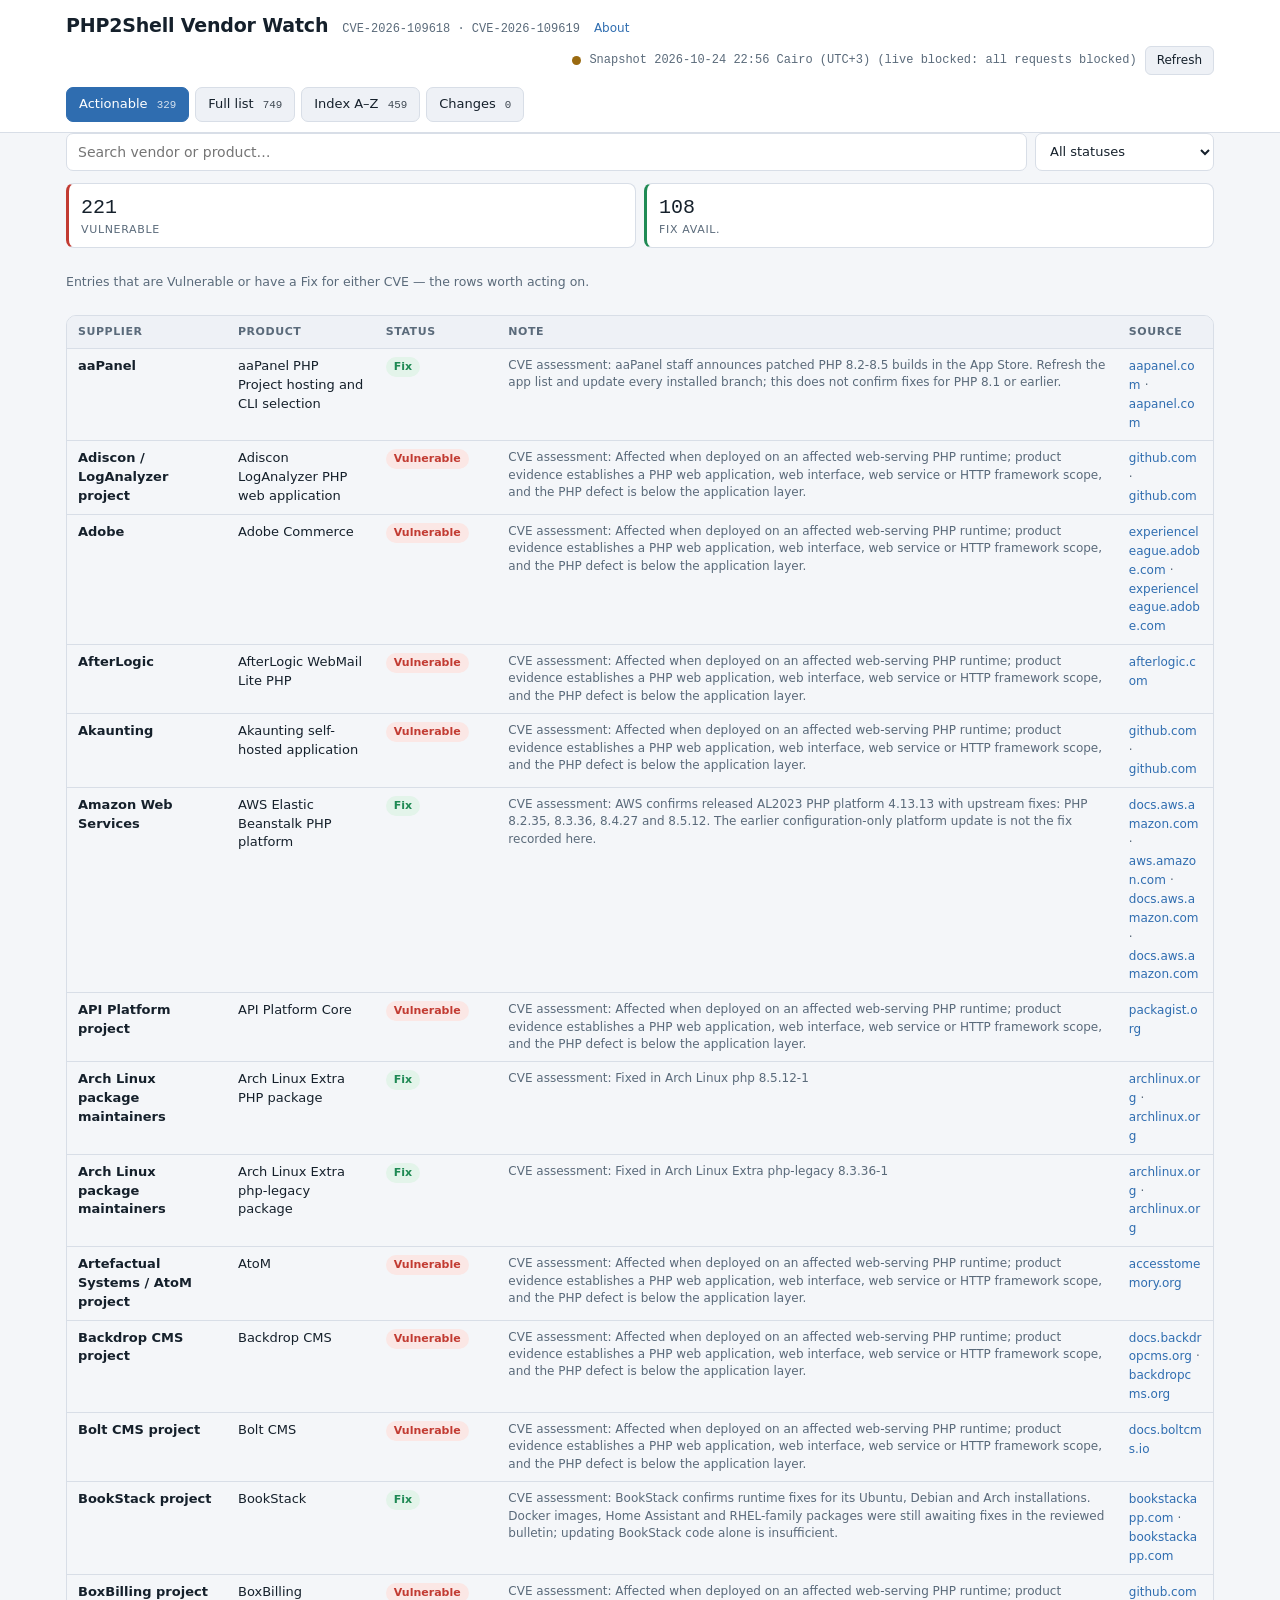
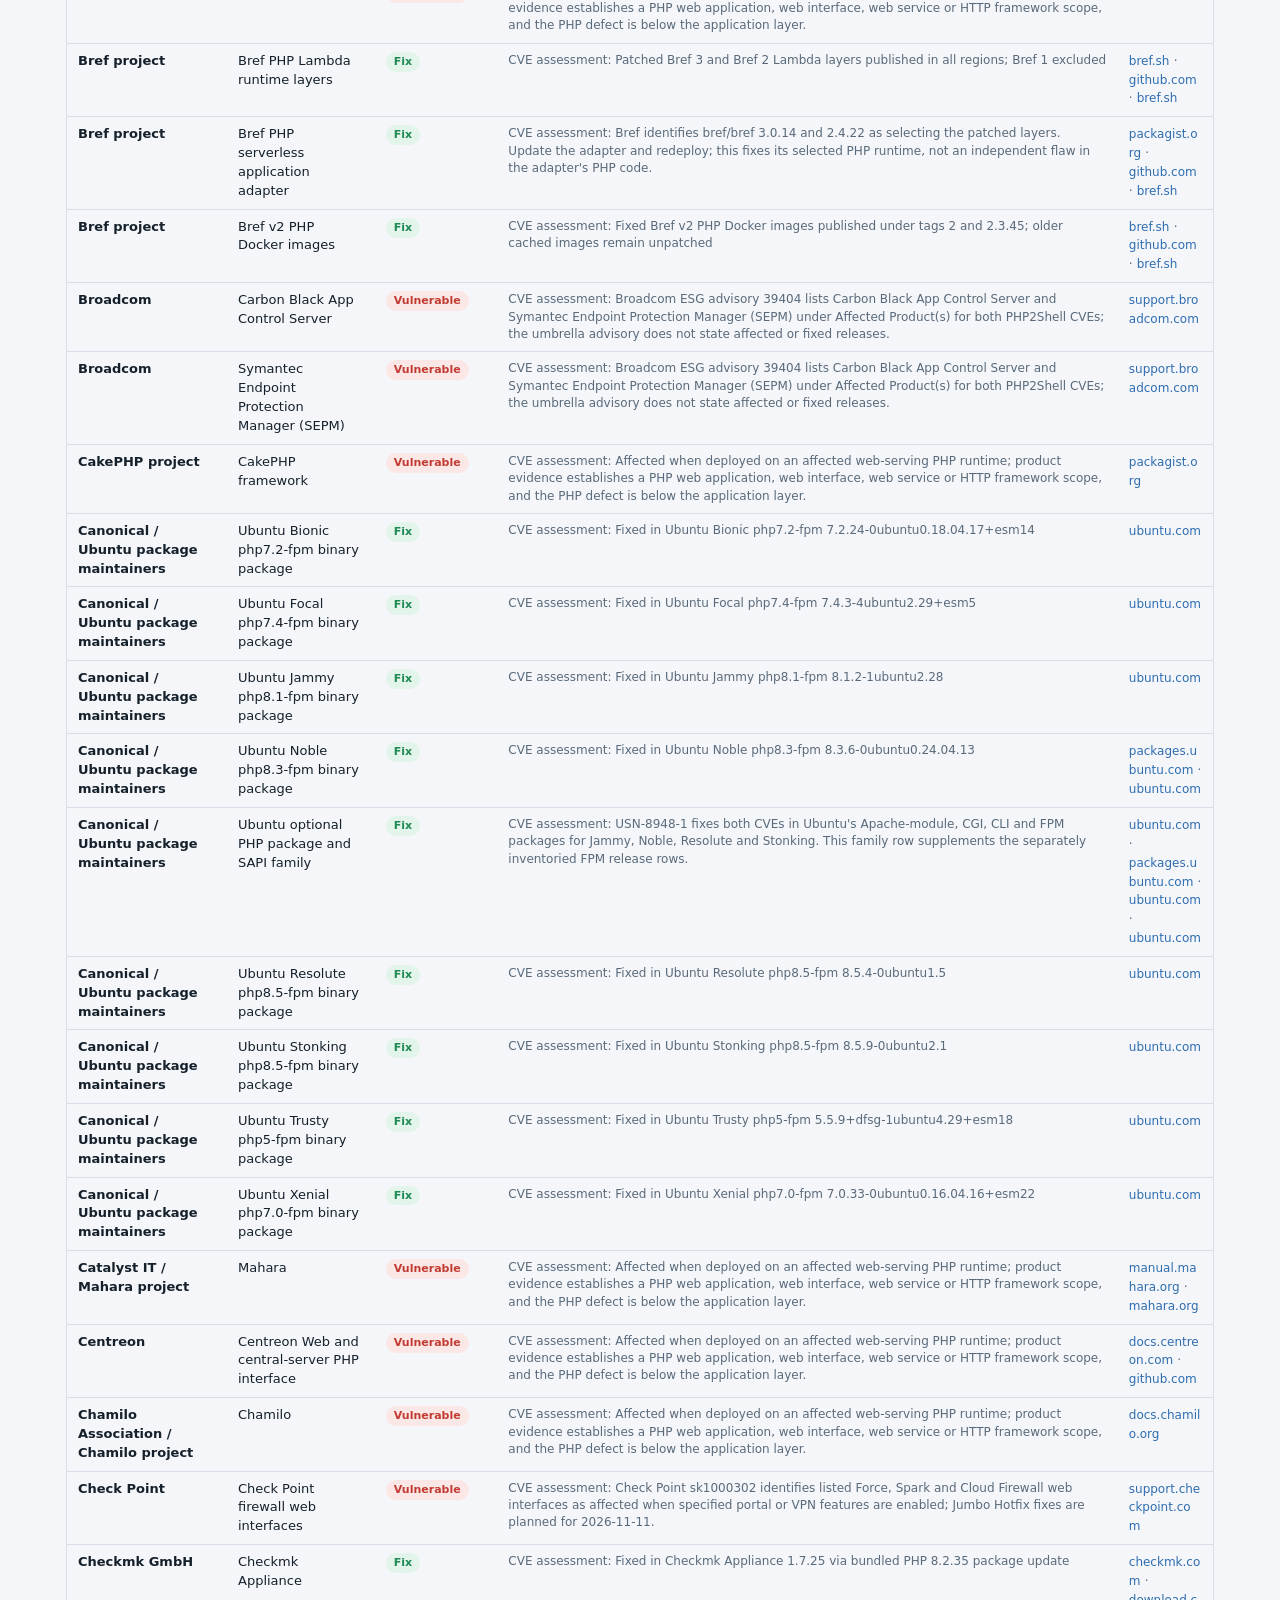
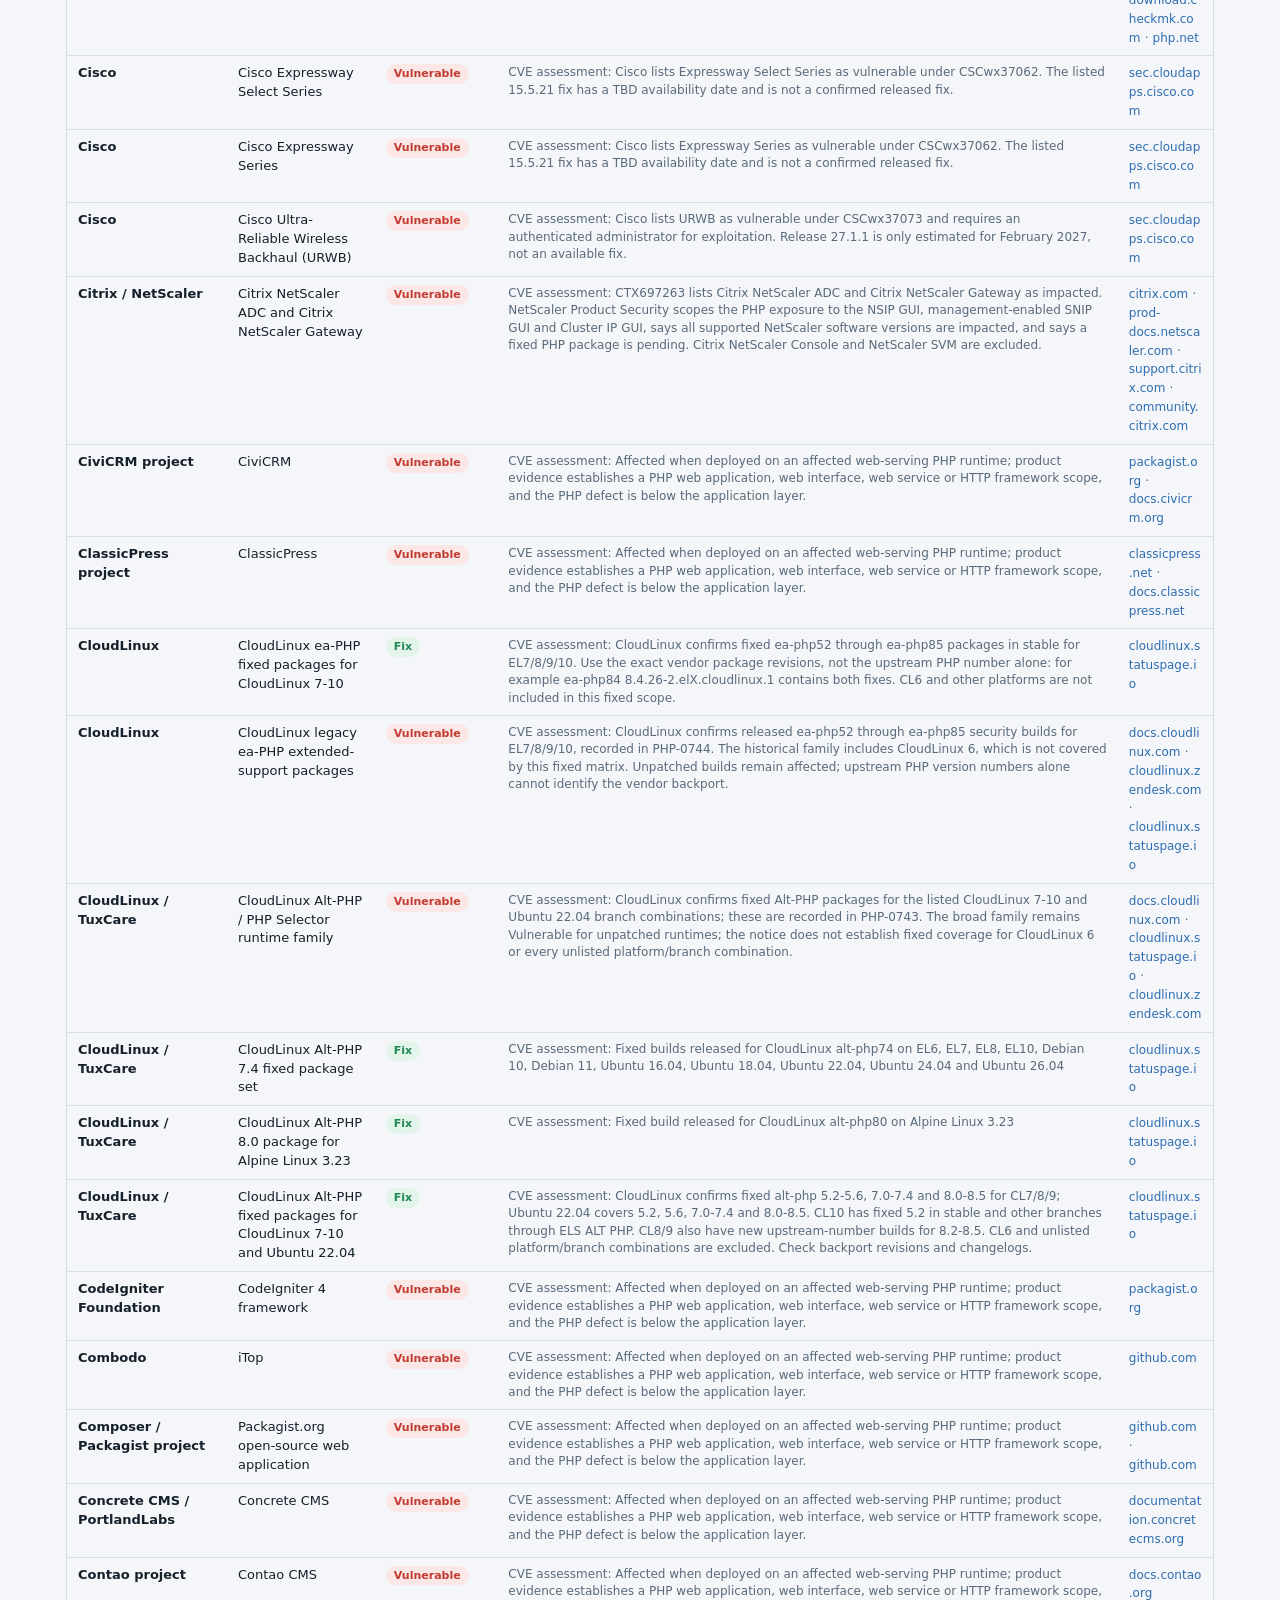
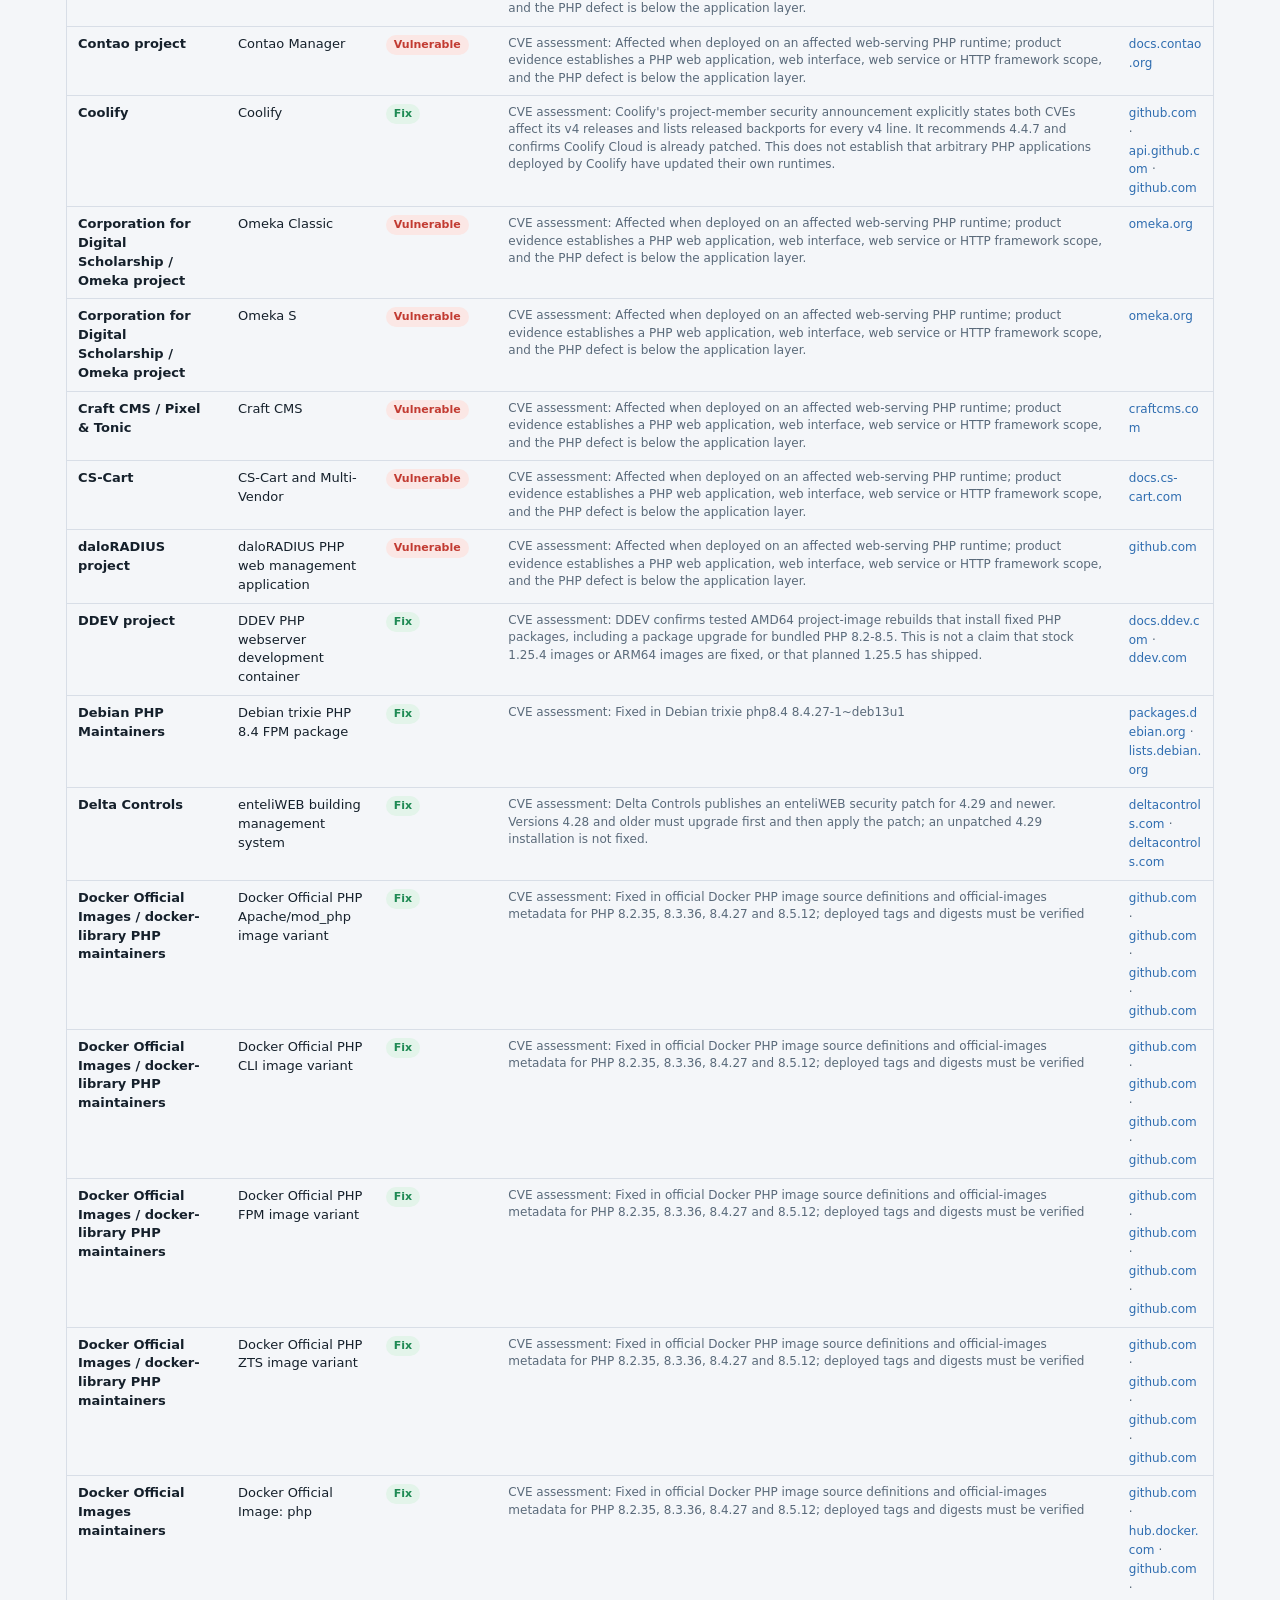
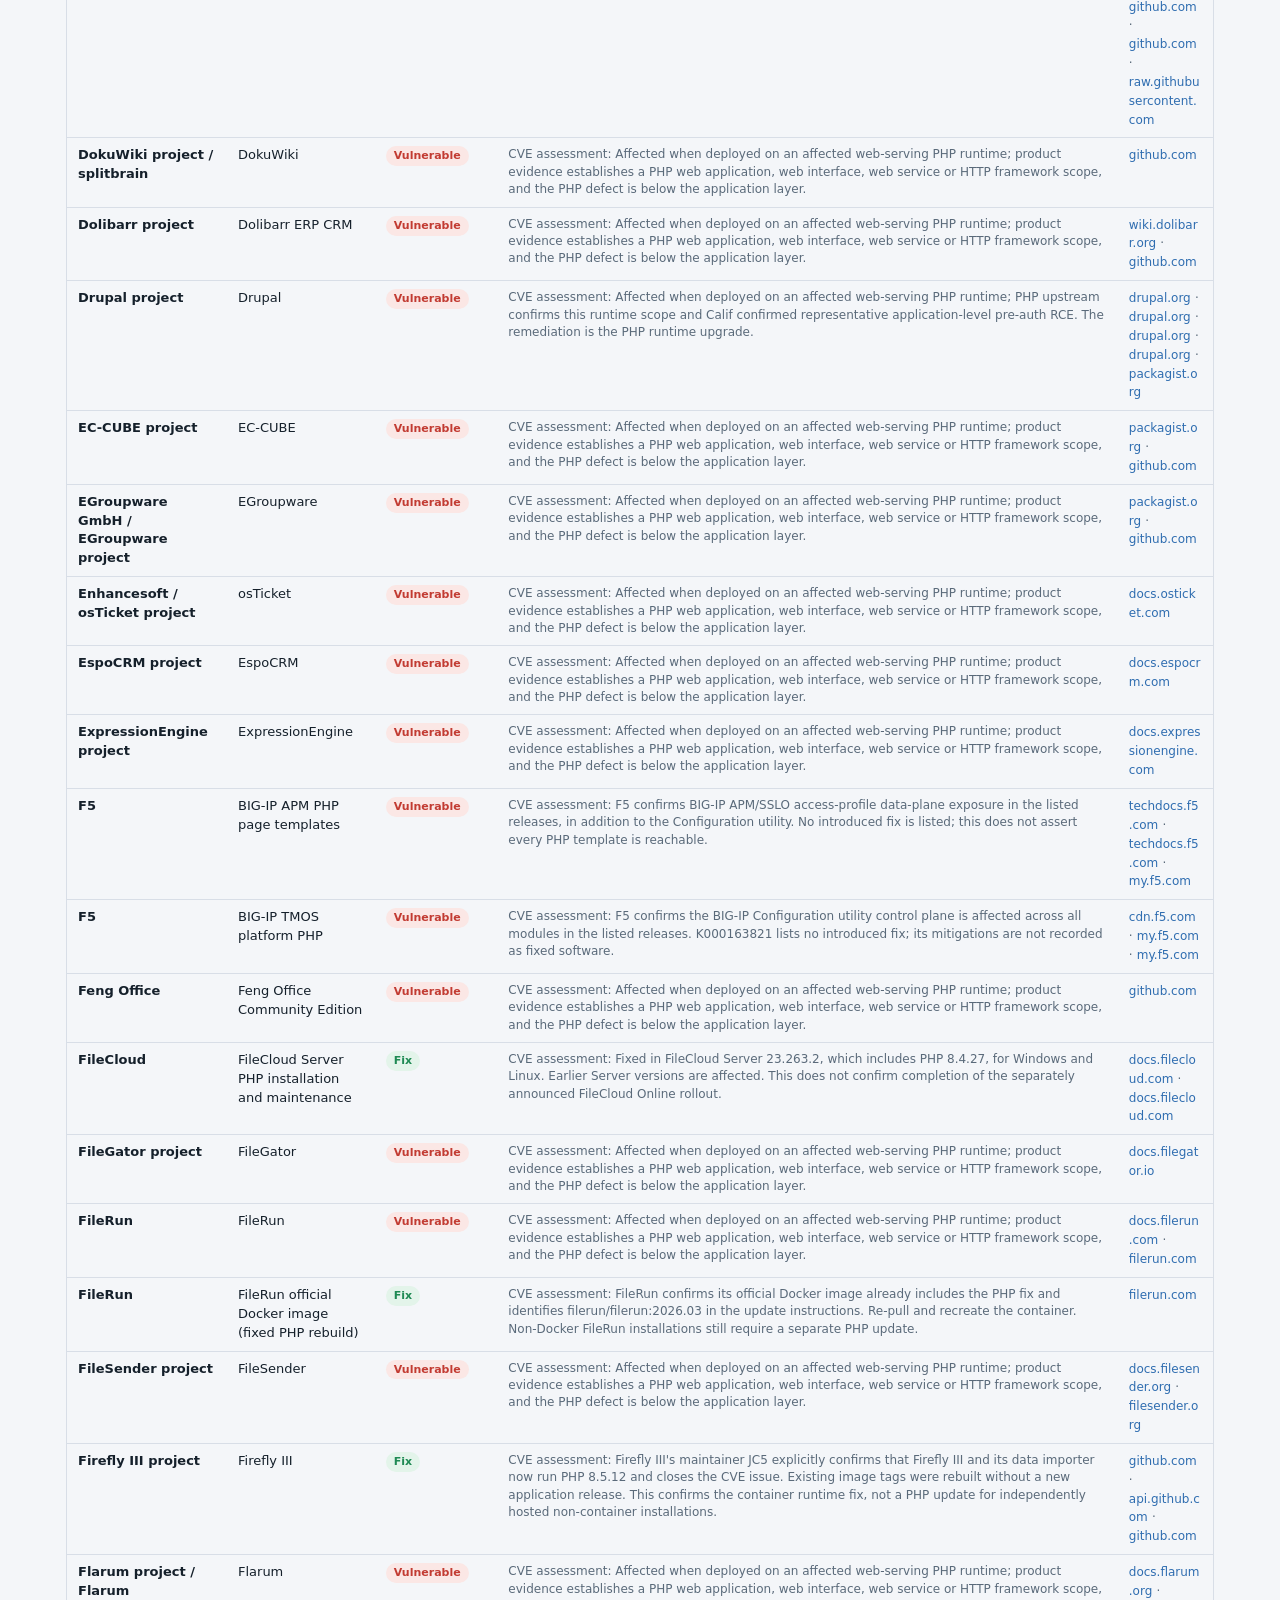
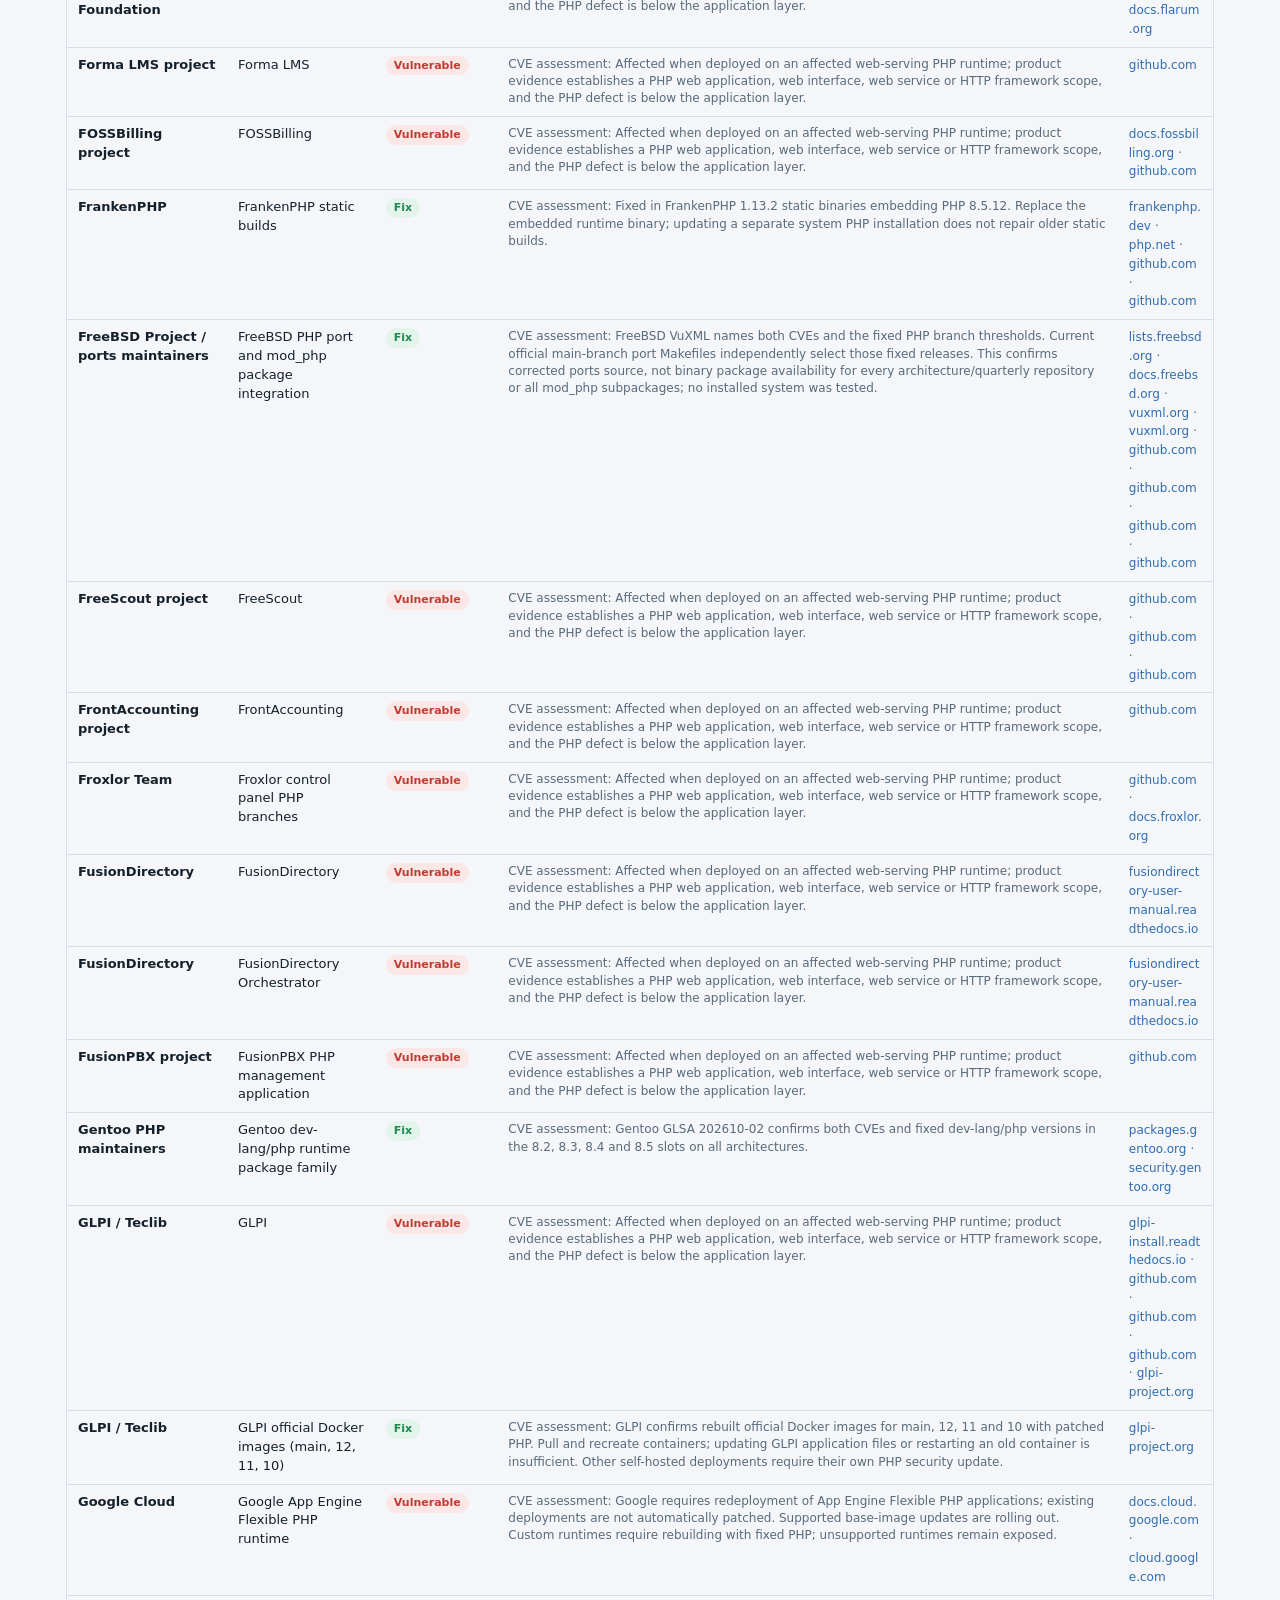
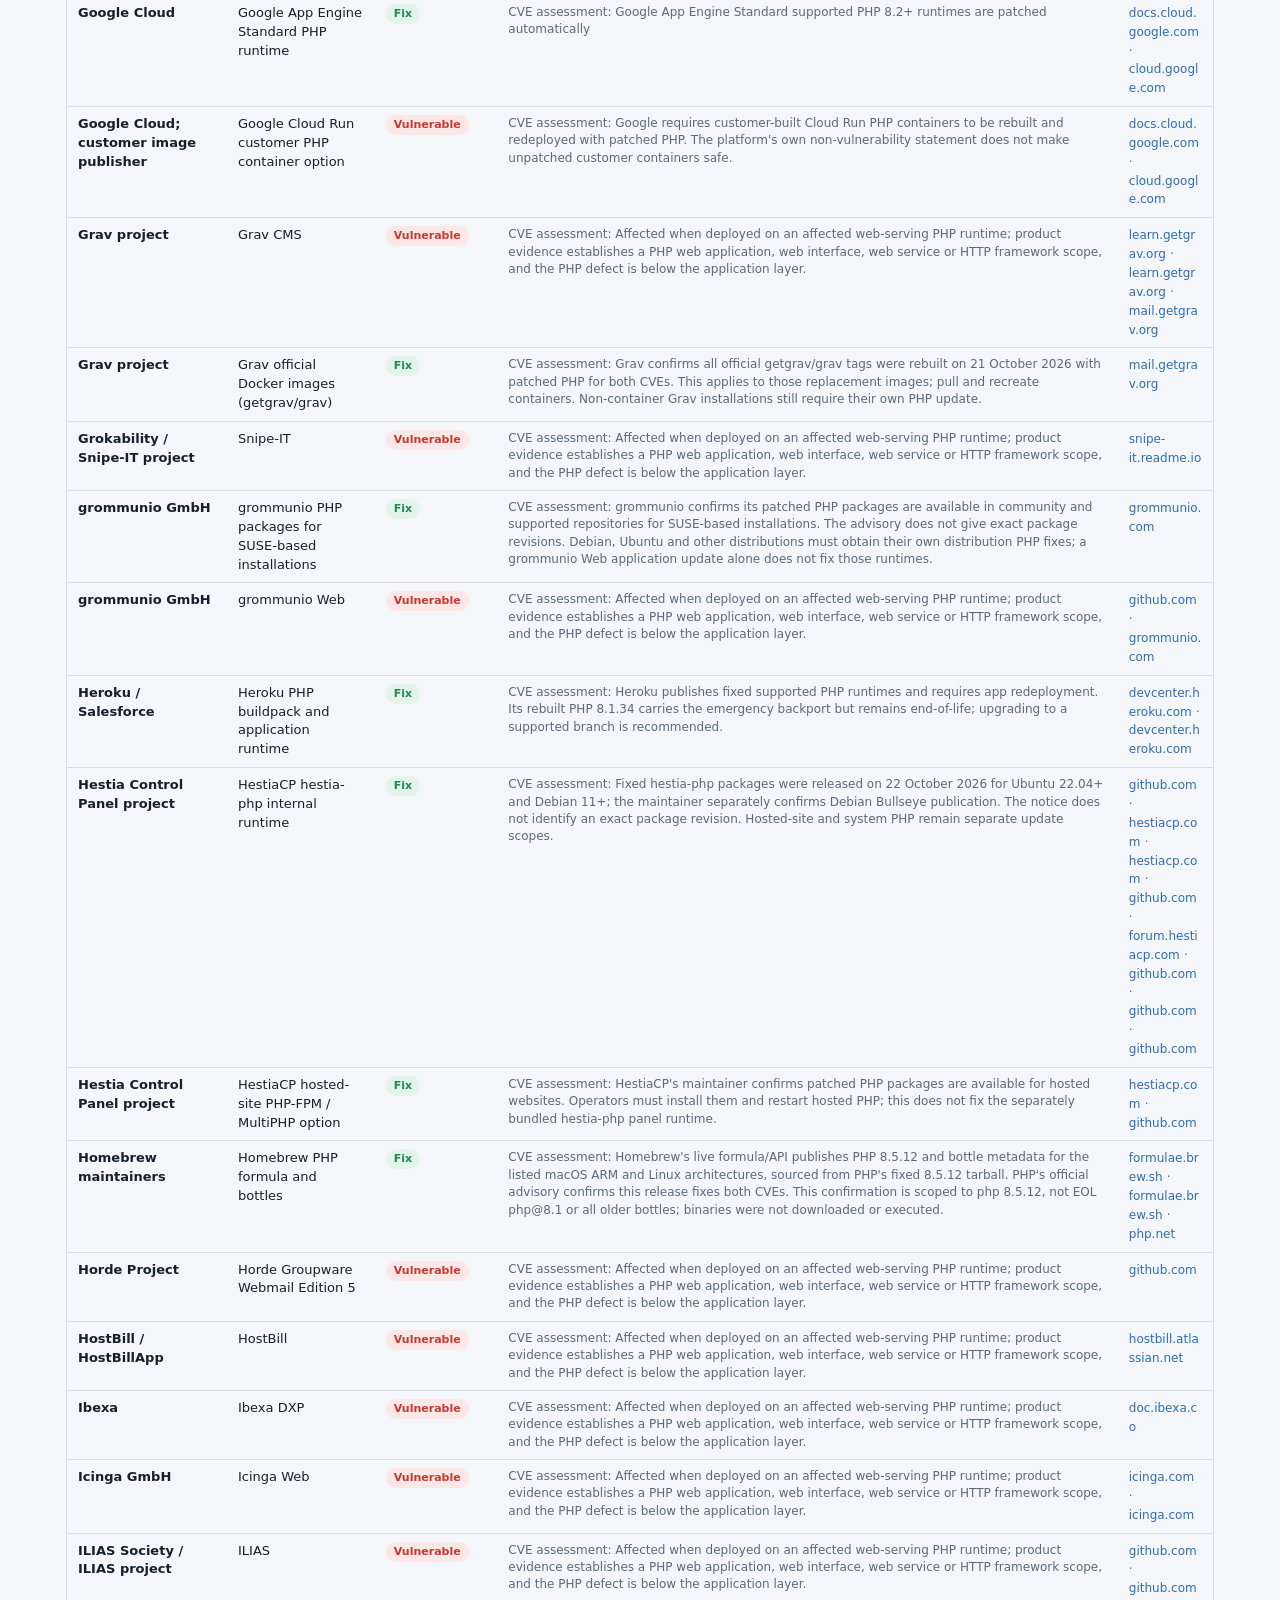
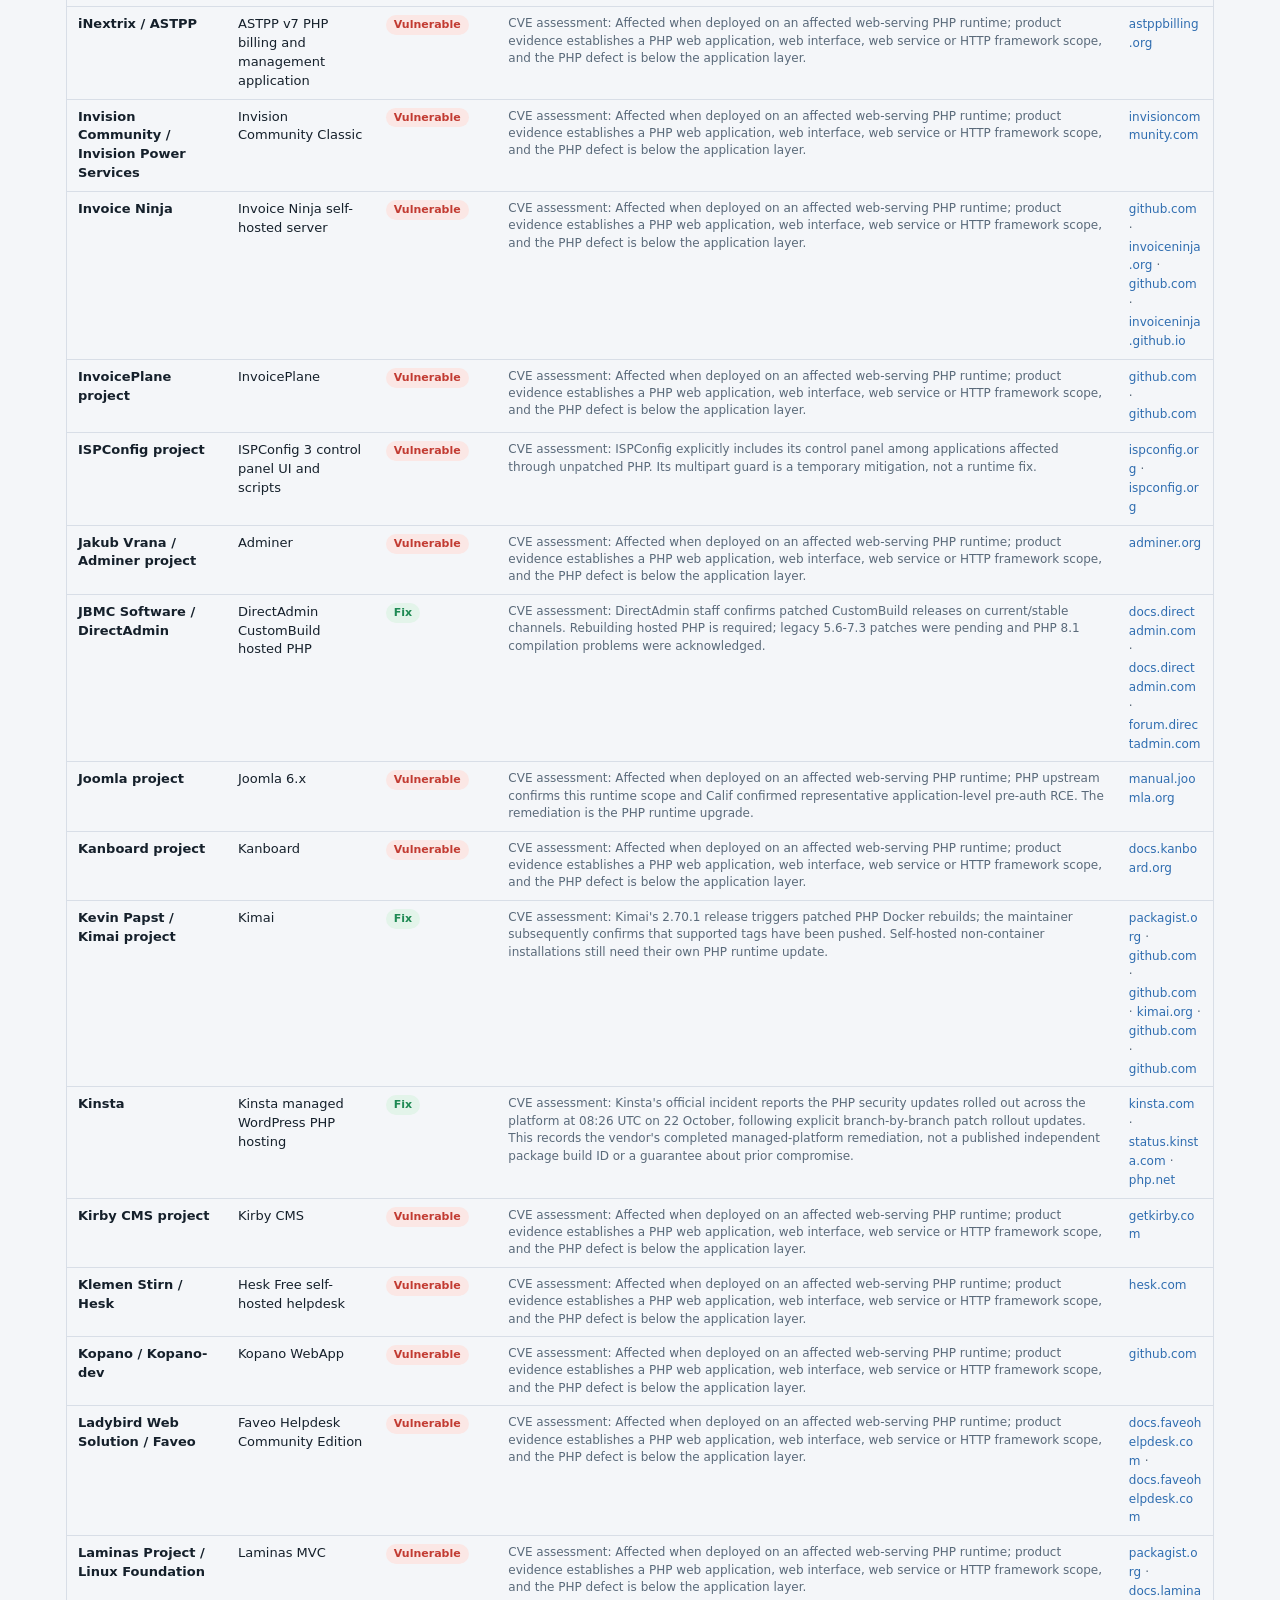
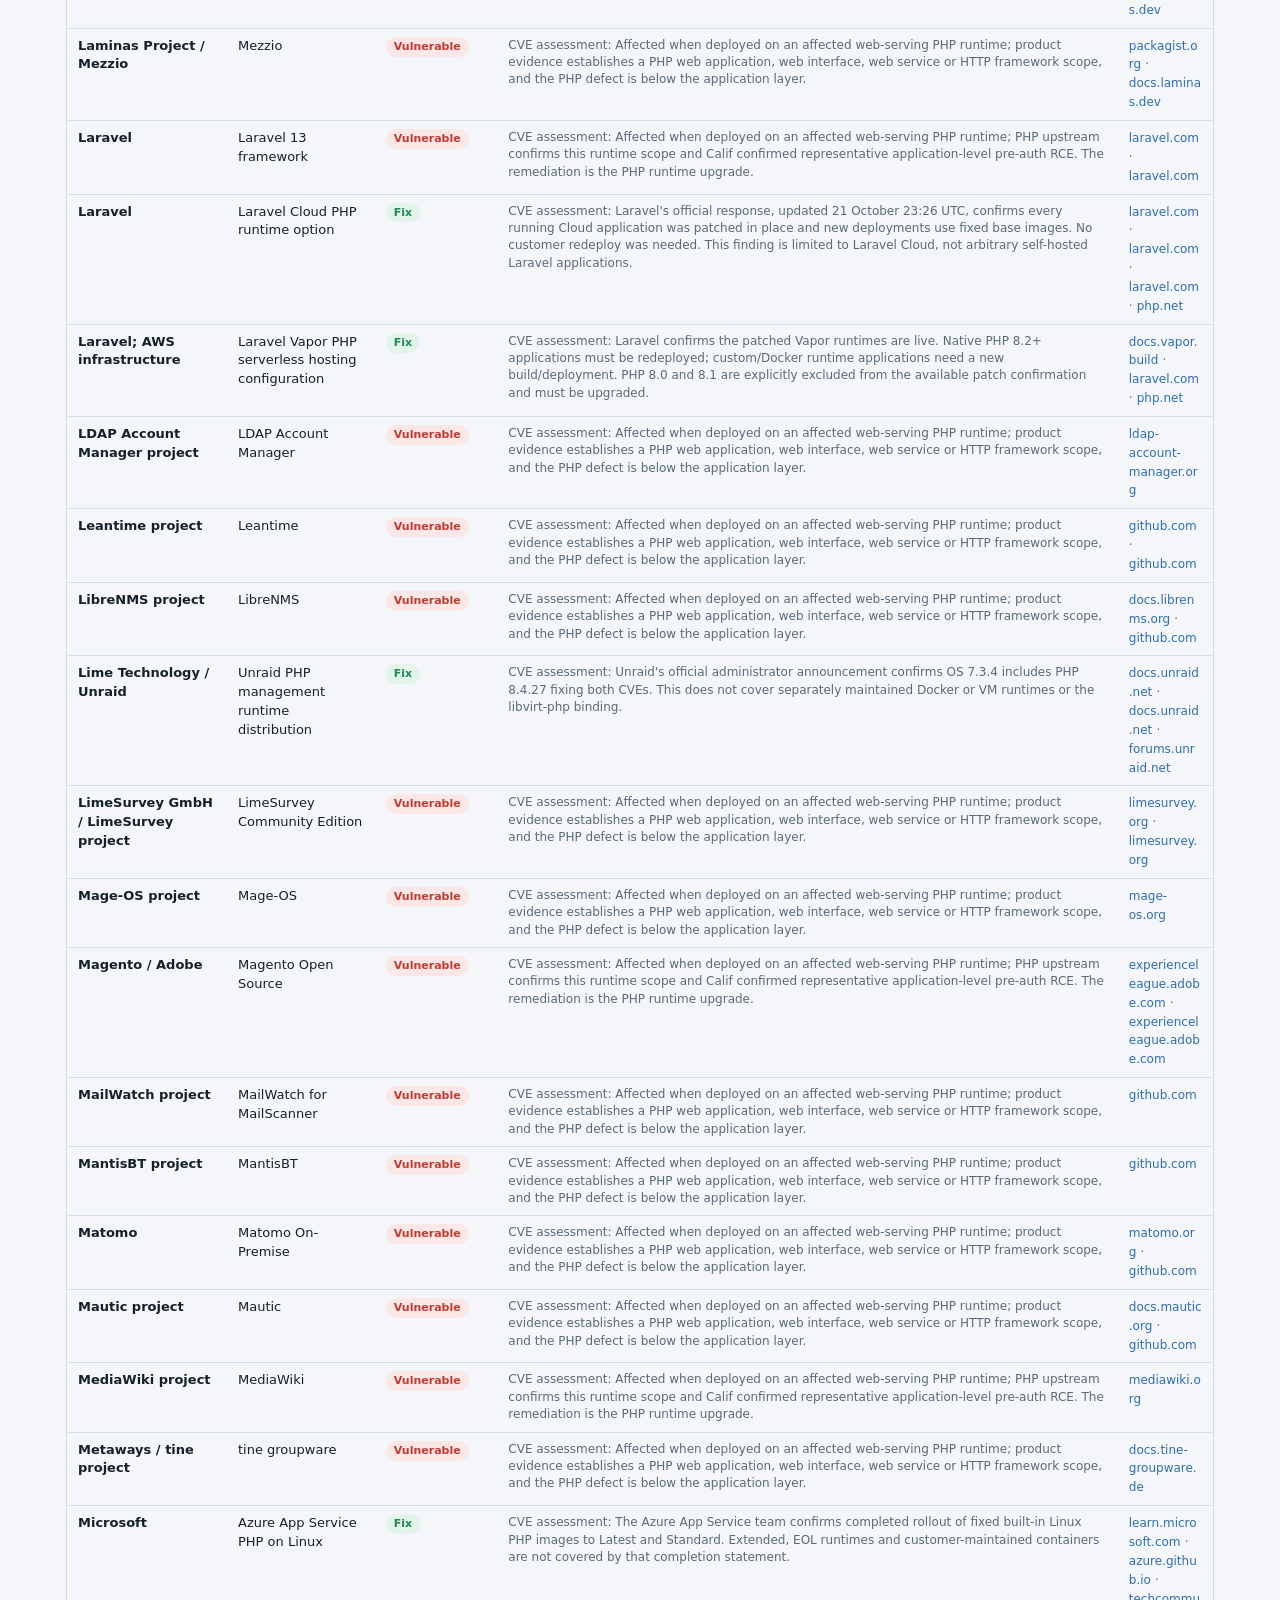
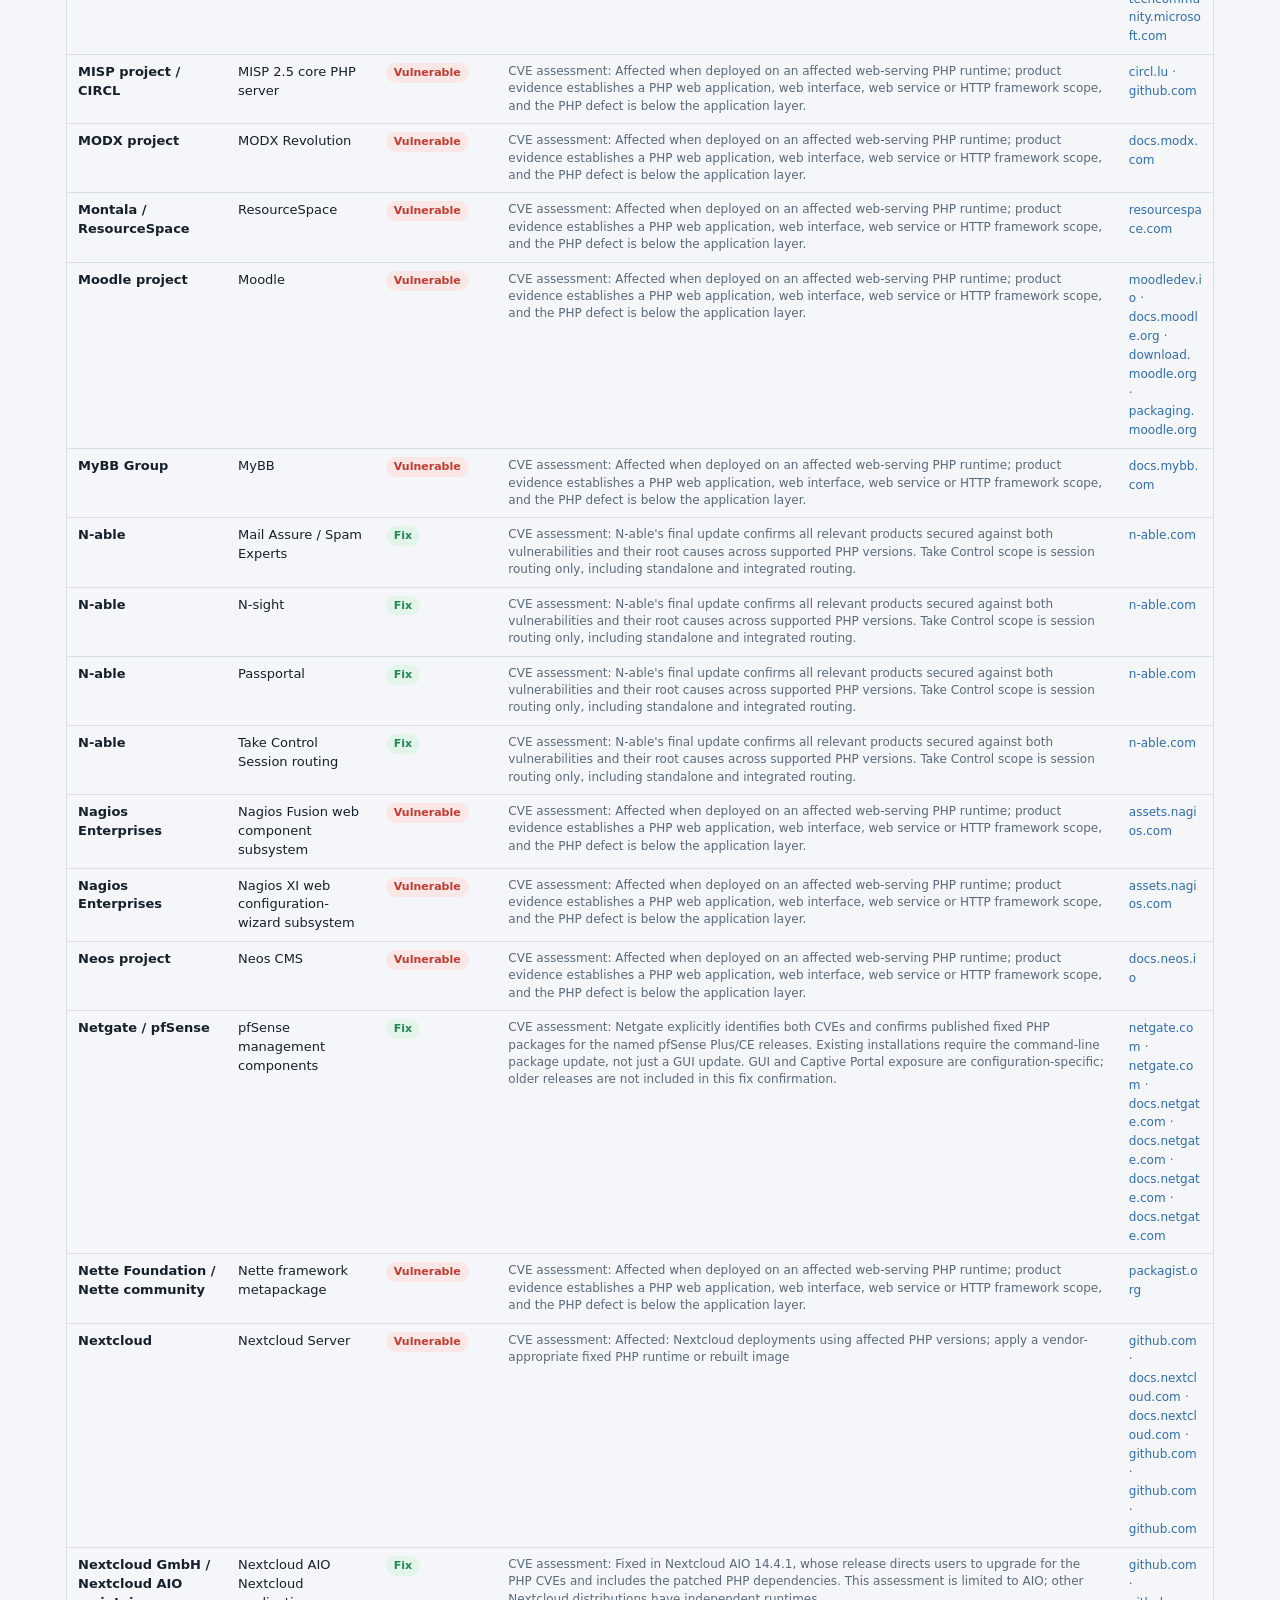
<file: index.html>
<!doctype html>
<html lang="en">
<head>
<meta charset="utf-8">
<meta name="viewport" content="width=device-width,initial-scale=1">
<meta http-equiv="Content-Security-Policy" content="default-src 'none'; base-uri 'none'; form-action 'none'; object-src 'none'; img-src 'self' data:; style-src 'self' https://fonts.googleapis.com; font-src https://fonts.gstatic.com; script-src 'self'; connect-src https://raw.githubusercontent.com">
<meta name="referrer" content="no-referrer">
<title>PHP2Shell Vendor Watch</title>
<link rel="stylesheet" href="https://fonts.googleapis.com/css2?family=IBM+Plex+Sans:wght@400;500;600;700&family=IBM+Plex+Mono:wght@400;500&display=swap">
<link rel="stylesheet" href="styles.css">
</head>
<body>
<header class="bar"><div class="wrap">
  <div class="hrow">
    <h1>PHP2Shell Vendor Watch</h1>
    <span class="cve">CVE-2026-109618 &middot; CVE-2026-109619</span>
    <a class="about-link" href="about.html">About</a>
    <span class="statusbox"><span class="dot loading" id="dot"></span><span class="livetxt" id="livetxt">Fetching live&hellip;</span><button class="rfr" id="refresh" type="button">Refresh</button></span>
  </div>
  <div class="tabs" role="tablist" id="tabs">
    <button class="tab" role="tab" type="button" data-view="actionable">Actionable <small id="c-actionable"></small></button>
    <button class="tab" role="tab" type="button" data-view="full">Full list <small id="c-full"></small></button>
    <button class="tab" role="tab" type="button" data-view="index">Index A&ndash;Z <small id="c-index"></small></button>
    <button class="tab" role="tab" type="button" data-view="changes">Changes <small id="c-changes"></small></button>
  </div>
</div></header>
<main class="wrap">
  <div class="controls">
    <input type="search" id="q" placeholder="Search vendor or product&hellip;" autocomplete="off">
    <select id="sf" aria-label="Filter by status"><option value="">All statuses</option></select>
  </div>
  <div class="tiles" id="tiles"></div>
  <p class="note" id="viewnote"></p>
  <div class="tablewrap"><table><thead id="thead"></thead><tbody id="tbody"></tbody></table></div>
  <p class="foot"><strong>Live.</strong> On open this page fetches the NCSC-NL list from <code>raw.githubusercontent.com/NCSC-NL/php2shell</code> and rebuilds all views (the status dot turns amber and shows n/27 if any part of the list fails to load). The Index tab links each supplier to its page in the source. If the live fetch is fully blocked it falls back to an embedded snapshot from 2026-10-24 22:56 Cairo (UTC+3). Status is shown per CVE; it is the same for CVE-2026-109618 and -109619 for almost every entry, and where it differs both are shown. Fixed PHP: 8.2.35 / 8.3.36 / 8.4.27 / 8.5.12.</p><footer class="attrib"><div class="wrap"><p>
  <strong>Data source &amp; licence.</strong> Every view reproduces the software inventory from the
  <a href="https://github.com/NCSC-NL/php2shell" target="_blank" rel="noopener noreferrer">NCSC-NL php2shell repository</a>,
  &copy; NCSC-NL (Nationaal Cyber Security Centrum, Netherlands), licensed under the
  <a href="LICENSE" target="_blank" rel="noopener noreferrer">EUPL-1.2</a> and published as TLP:CLEAR.
  Independent derivative work, not affiliated with or endorsed by NCSC-NL. Entries are investigation leads until the vendor confirms.
</p></div></footer>
</main>
<script src="app.js" defer></script>
</body>
</html>
</file>
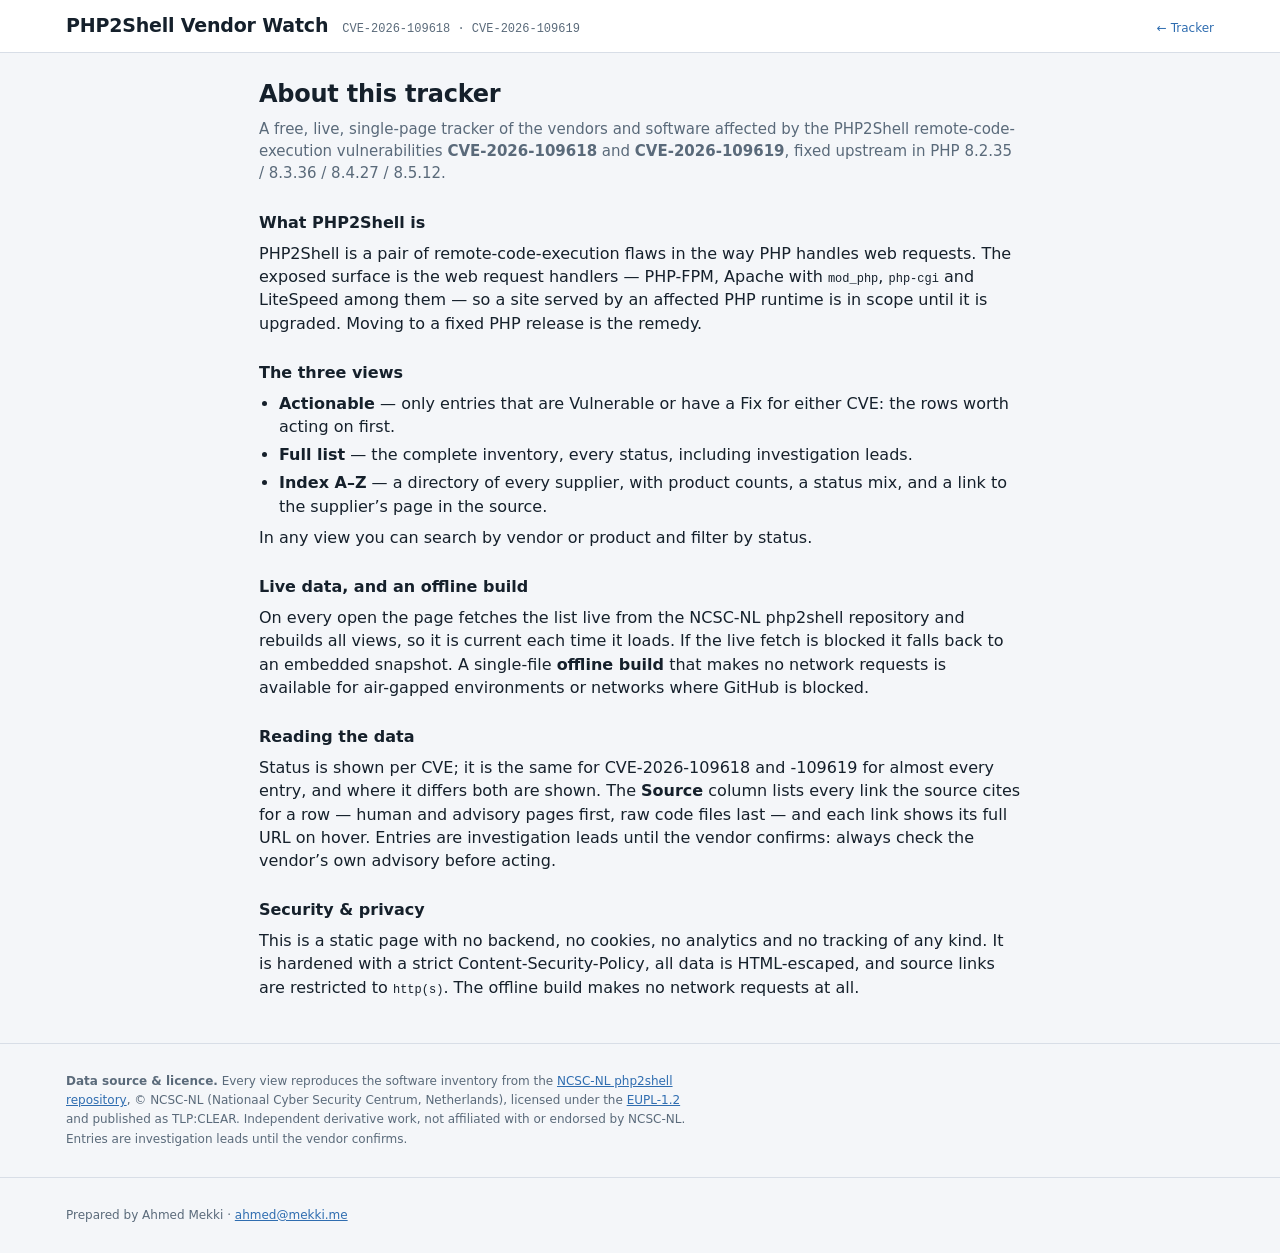
<file: about.html>
<!doctype html>
<html lang="en">
<head>
<meta charset="utf-8">
<meta name="viewport" content="width=device-width,initial-scale=1">
<meta http-equiv="Content-Security-Policy" content="default-src 'none'; base-uri 'none'; form-action 'none'; object-src 'none'; img-src 'self' data:; style-src 'self' https://fonts.googleapis.com; font-src https://fonts.gstatic.com">
<meta name="referrer" content="no-referrer">
<title>About &mdash; PHP2Shell Vendor Watch</title>
<link rel="stylesheet" href="https://fonts.googleapis.com/css2?family=IBM+Plex+Sans:wght@400;500;600;700&family=IBM+Plex+Mono:wght@400;500&display=swap">
<link rel="stylesheet" href="styles.css">
</head>
<body>
<header class="bar"><div class="wrap"><div class="hrow">
  <a class="brand" href="index.html">PHP2Shell Vendor Watch</a>
  <span class="cve">CVE-2026-109618 &middot; CVE-2026-109619</span>
  <span class="statusbox"><a class="about-link" href="index.html">&larr; Tracker</a></span>
</div></div></header>
<main class="wrap prose">
  <h1>About this tracker</h1>
  <p class="lead">A free, live, single-page tracker of the vendors and software affected by the PHP2Shell remote-code-execution vulnerabilities <strong>CVE-2026-109618</strong> and <strong>CVE-2026-109619</strong>, fixed upstream in PHP 8.2.35 / 8.3.36 / 8.4.27 / 8.5.12.</p>

  <h2>What PHP2Shell is</h2>
  <p>PHP2Shell is a pair of remote-code-execution flaws in the way PHP handles web requests. The exposed surface is the web request handlers &mdash; PHP-FPM, Apache with <code>mod_php</code>, <code>php-cgi</code> and LiteSpeed among them &mdash; so a site served by an affected PHP runtime is in scope until it is upgraded. Moving to a fixed PHP release is the remedy.</p>

  <h2>The three views</h2>
  <ul>
    <li><strong>Actionable</strong> &mdash; only entries that are Vulnerable or have a Fix for either CVE: the rows worth acting on first.</li>
    <li><strong>Full list</strong> &mdash; the complete inventory, every status, including investigation leads.</li>
    <li><strong>Index A&ndash;Z</strong> &mdash; a directory of every supplier, with product counts, a status mix, and a link to the supplier&rsquo;s page in the source.</li>
  </ul>
  <p>In any view you can search by vendor or product and filter by status.</p>

  <h2>Live data, and an offline build</h2>
  <p>On every open the page fetches the list live from the NCSC-NL php2shell repository and rebuilds all views, so it is current each time it loads. If the live fetch is blocked it falls back to an embedded snapshot. A single-file <strong>offline build</strong> that makes no network requests is available for air-gapped environments or networks where GitHub is blocked.</p>

  <h2>Reading the data</h2>
  <p>Status is shown per CVE; it is the same for CVE-2026-109618 and -109619 for almost every entry, and where it differs both are shown. The <strong>Source</strong> column lists every link the source cites for a row &mdash; human and advisory pages first, raw code files last &mdash; and each link shows its full URL on hover. Entries are investigation leads until the vendor confirms: always check the vendor&rsquo;s own advisory before acting.</p>

  <h2>Security &amp; privacy</h2>
  <p>This is a static page with no backend, no cookies, no analytics and no tracking of any kind. It is hardened with a strict Content-Security-Policy, all data is HTML-escaped, and source links are restricted to <code>http(s)</code>. The offline build makes no network requests at all.</p>
</main><footer class="attrib"><div class="wrap"><p>
  <strong>Data source &amp; licence.</strong> Every view reproduces the software inventory from the
  <a href="https://github.com/NCSC-NL/php2shell" target="_blank" rel="noopener noreferrer">NCSC-NL php2shell repository</a>,
  &copy; NCSC-NL (Nationaal Cyber Security Centrum, Netherlands), licensed under the
  <a href="LICENSE" target="_blank" rel="noopener noreferrer">EUPL-1.2</a> and published as TLP:CLEAR.
  Independent derivative work, not affiliated with or endorsed by NCSC-NL. Entries are investigation leads until the vendor confirms.
</p></div></footer><footer class="attrib"><div class="wrap"><p>Prepared by Ahmed Mekki &middot; <a href="mailto:ahmed@mekki.me">ahmed@mekki.me</a></p></div></footer>
</body>
</html>
</file>
<file: styles.css>
:root{--bg:#f4f6f9;--panel:#fff;--panel2:#eef1f6;--fg:#15202b;--muted:#5a6a7a;--line:#d8dee7;
--accent:#2f6db0;--accent-fg:#fff;--crit:#c23b32;--crit-bg:#fbe7e5;--fix:#1f8a54;--fix-bg:#e3f4ea;
--warn:#9a6a10;--warn-bg:#f8efd8;--ok:#5a6a7a;--ok-bg:#e7ecf2;--info:#2f6db0;--info-bg:#e3edf7;
--live:#1f8a54;--stale:#9a6a10;--font:"IBM Plex Sans",system-ui,-apple-system,Segoe UI,Roboto,sans-serif;--mono:"IBM Plex Mono",ui-monospace,Menlo,monospace;}
@media(prefers-color-scheme:dark){:root:not([data-theme=light]){--bg:#0e141b;--panel:#162029;--panel2:#1c2832;--fg:#e7edf3;--muted:#90a0b0;--line:#2a3744;--accent:#5aa0e8;--accent-fg:#06121f;--crit:#f0837a;--crit-bg:#3a1f1d;--fix:#5fd496;--fix-bg:#133026;--warn:#e3b45a;--warn-bg:#352a12;--ok:#90a0b0;--ok-bg:#222e38;--info:#6fb0ee;--info-bg:#132637;--live:#5fd496;--stale:#e3b45a;color-scheme:dark;}}
:root[data-theme=dark]{--bg:#0e141b;--panel:#162029;--panel2:#1c2832;--fg:#e7edf3;--muted:#90a0b0;--line:#2a3744;--accent:#5aa0e8;--accent-fg:#06121f;--crit:#f0837a;--crit-bg:#3a1f1d;--fix:#5fd496;--fix-bg:#133026;--warn:#e3b45a;--warn-bg:#352a12;--ok:#90a0b0;--ok-bg:#222e38;--info:#6fb0ee;--info-bg:#132637;--live:#5fd496;--stale:#e3b45a;color-scheme:dark;}
*{box-sizing:border-box}html,body{margin:0}
body{background:var(--bg);color:var(--fg);font-family:var(--font);line-height:1.45}
.wrap{padding-left:max(16px,env(safe-area-inset-left,0px));padding-right:max(16px,env(safe-area-inset-right,0px));max-width:1180px;margin:0 auto}
header.bar{position:sticky;top:0;z-index:9;background:var(--panel);border-bottom:1px solid var(--line)}
.hrow{display:flex;flex-wrap:wrap;align-items:baseline;gap:6px 14px;padding-block:12px}
h1{font-size:19px;font-weight:700;margin:0;letter-spacing:-.01em}
.cve{font-family:var(--mono);font-size:12px;color:var(--muted)}
.statusbox{margin-left:auto;display:flex;align-items:center;gap:8px}
.dot{width:9px;height:9px;border-radius:50%;background:var(--muted);flex:none}
.dot.live{background:var(--live)}.dot.stale{background:var(--stale)}.dot.loading{background:var(--accent);animation:pulse 1s infinite}
@keyframes pulse{50%{opacity:.3}}
.livetxt{font-size:12px;color:var(--muted);font-family:var(--mono)}
.rfr{font:inherit;font-size:12px;padding:5px 11px;border:1px solid var(--line);background:var(--panel2);color:var(--fg);border-radius:6px;cursor:pointer}
.tabs{display:flex;flex-wrap:wrap;gap:6px;padding-bottom:10px}
.tab{font:inherit;font-size:13px;font-weight:500;padding:7px 12px;border:1px solid var(--line);background:var(--panel2);color:var(--fg);border-radius:7px;cursor:pointer}
.tab[aria-selected=true]{background:var(--accent);color:var(--accent-fg);border-color:var(--accent)}
.tab small{font-family:var(--mono);opacity:.8;margin-left:5px;font-variant-numeric:tabular-nums}
.controls{display:flex;flex-wrap:wrap;gap:8px;padding-bottom:12px}
.controls input[type=search]{flex:1 1 220px;min-width:0;font:inherit;font-size:14px;padding:8px 11px;border:1px solid var(--line);border-radius:7px;background:var(--panel);color:var(--fg)}
.controls select{font:inherit;font-size:13px;padding:8px 10px;border:1px solid var(--line);border-radius:7px;background:var(--panel);color:var(--fg)}
.tiles{display:flex;flex-wrap:wrap;gap:8px;padding-bottom:12px}
.tile{flex:1 1 120px;min-width:110px;border:1px solid var(--line);border-radius:8px;padding:9px 12px;background:var(--panel)}
.tile .n{font-family:var(--mono);font-size:20px;font-weight:500;font-variant-numeric:tabular-nums}
.tile .l{font-size:11px;color:var(--muted);text-transform:uppercase;letter-spacing:.06em}
.tile.crit{border-left:3px solid var(--crit)}.tile.fix{border-left:3px solid var(--fix)}
.tile.warn{border-left:3px solid var(--warn)}.tile.ok{border-left:3px solid var(--ok)}.tile.acc{border-left:3px solid var(--accent)}
.note{font-size:12.5px;color:var(--muted);padding-bottom:12px;max-width:72ch}
.tablewrap{overflow-x:auto;border:1px solid var(--line);border-radius:10px;margin-bottom:20px}
table{border-collapse:collapse;width:100%;font-size:13px}
th,td{text-align:left;padding:8px 11px;border-bottom:1px solid var(--line);vertical-align:top}
th{position:sticky;top:0;background:var(--panel2);font-weight:600;font-size:11px;text-transform:uppercase;letter-spacing:.05em;color:var(--muted);white-space:nowrap}
tbody tr:last-child td{border-bottom:none}
td.v{font-weight:600}.sub{color:var(--muted);font-size:12px}.num{font-family:var(--mono);font-variant-numeric:tabular-nums}
.pill{display:inline-block;font-size:11px;font-weight:600;padding:2px 8px;border-radius:20px;white-space:nowrap}
.p-crit{background:var(--crit-bg);color:var(--crit)}.p-fix{background:var(--fix-bg);color:var(--fix)}
.p-warn{background:var(--warn-bg);color:var(--warn)}.p-ok{background:var(--ok-bg);color:var(--ok)}.p-info{background:var(--info-bg);color:var(--info)}
.p-none{background:transparent;color:var(--muted);border:1px dashed var(--line)}
.mix{display:flex;flex-wrap:wrap;gap:4px}
a.src{color:var(--accent);text-decoration:none;font-size:12px;word-break:break-word}a.src:hover{text-decoration:underline}
.about-link{font-size:12px;color:var(--accent);text-decoration:none}.about-link:hover{text-decoration:underline}
.brand{font-size:19px;font-weight:700;letter-spacing:-.01em;color:var(--fg);text-decoration:none}.brand:hover{color:var(--accent)}
.prose{padding-block:8px 28px;max-width:78ch}.prose h1{font-size:24px;margin:16px 0 6px;letter-spacing:-.01em}.prose h2{font-size:16px;margin:26px 0 6px}.prose p{margin:8px 0}.prose .lead{font-size:15px;color:var(--muted)}.prose ul{margin:8px 0;padding-left:20px}.prose li{margin:5px 0}.prose code{font-family:var(--mono);font-size:12px}.prose a{color:var(--accent)}
.empty{padding:28px 12px;text-align:center;color:var(--muted)}
.attrib{border-top:1px solid var(--line);margin-top:8px}
.attrib p{font-size:12px;color:var(--muted);padding-block:16px;max-width:82ch;line-height:1.6}.attrib a{color:var(--accent)}
.foot{font-size:12px;color:var(--muted);padding:4px 0 10px;max-width:80ch}.foot code{font-family:var(--mono);font-size:11.5px}
:focus-visible{outline:2px solid var(--accent);outline-offset:2px}
@media(max-width:560px){.statusbox{margin-left:0;width:100%;flex-wrap:wrap}}
</file>
